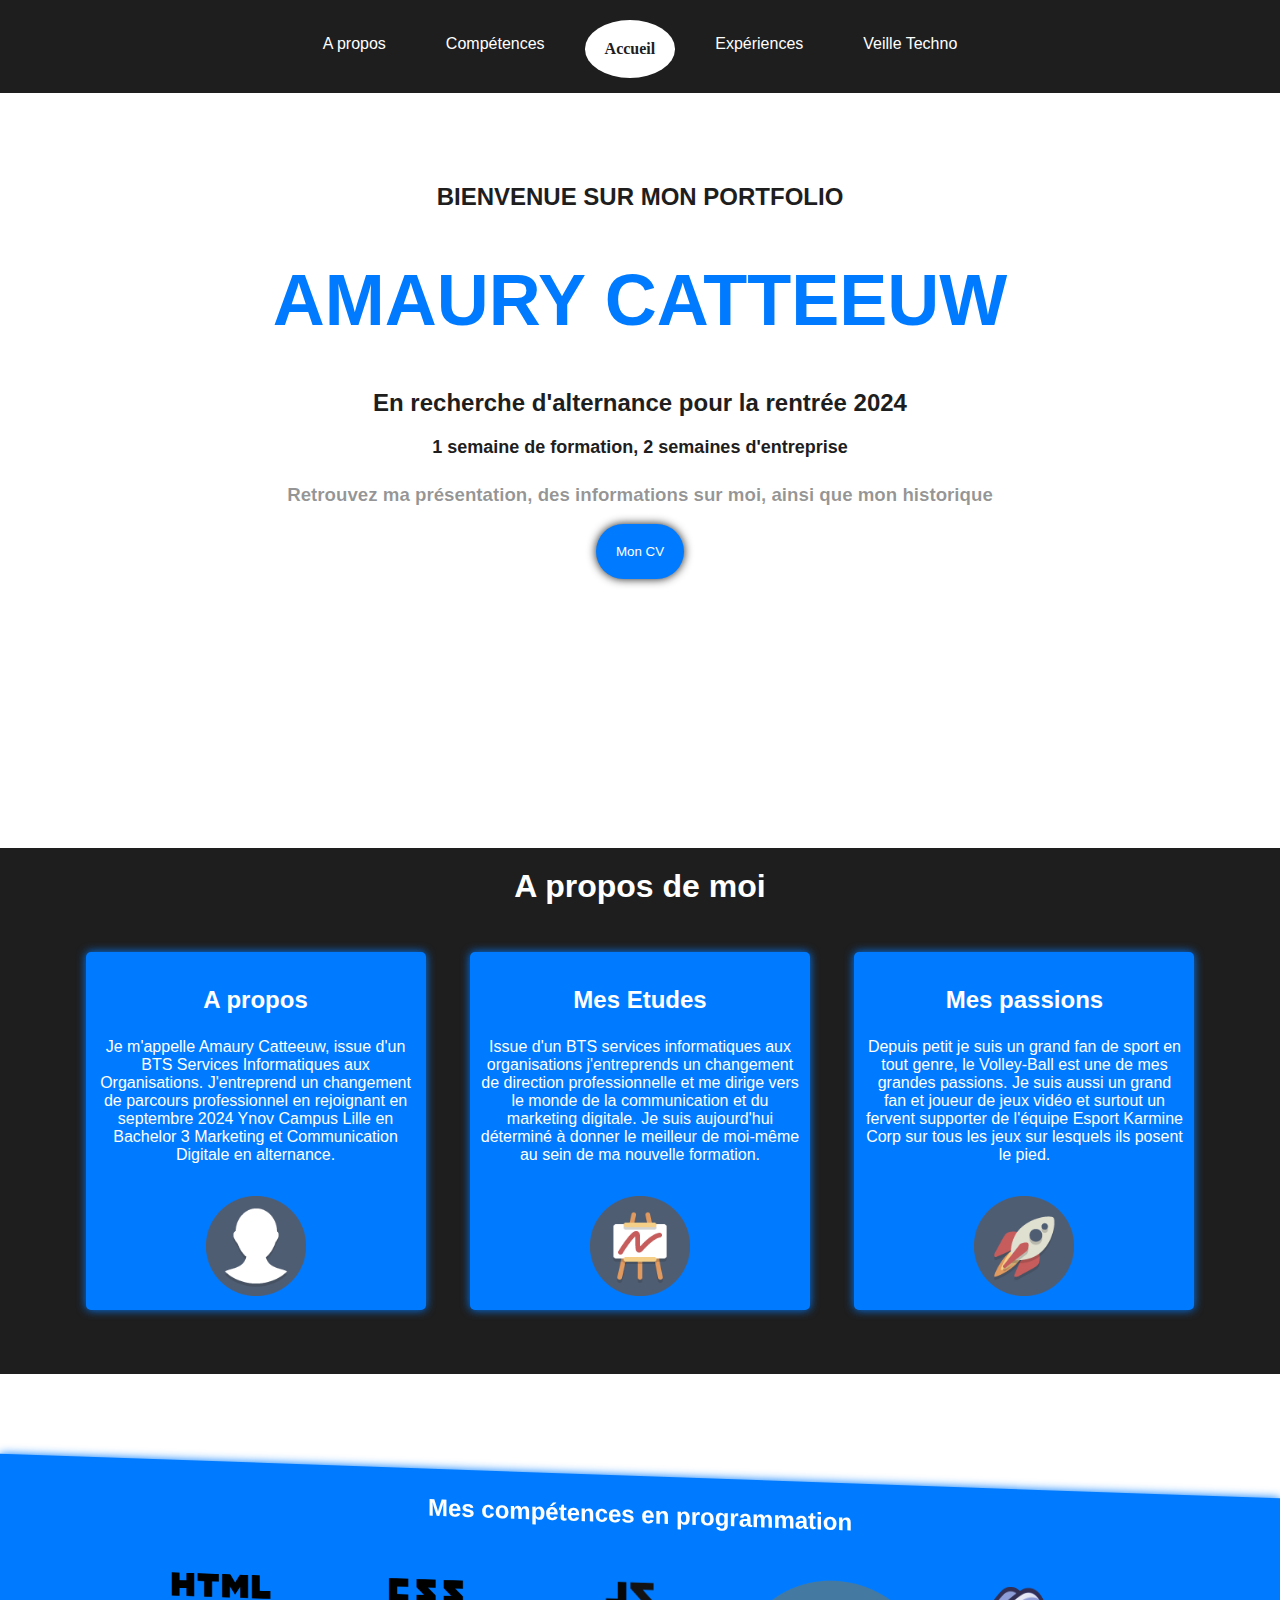
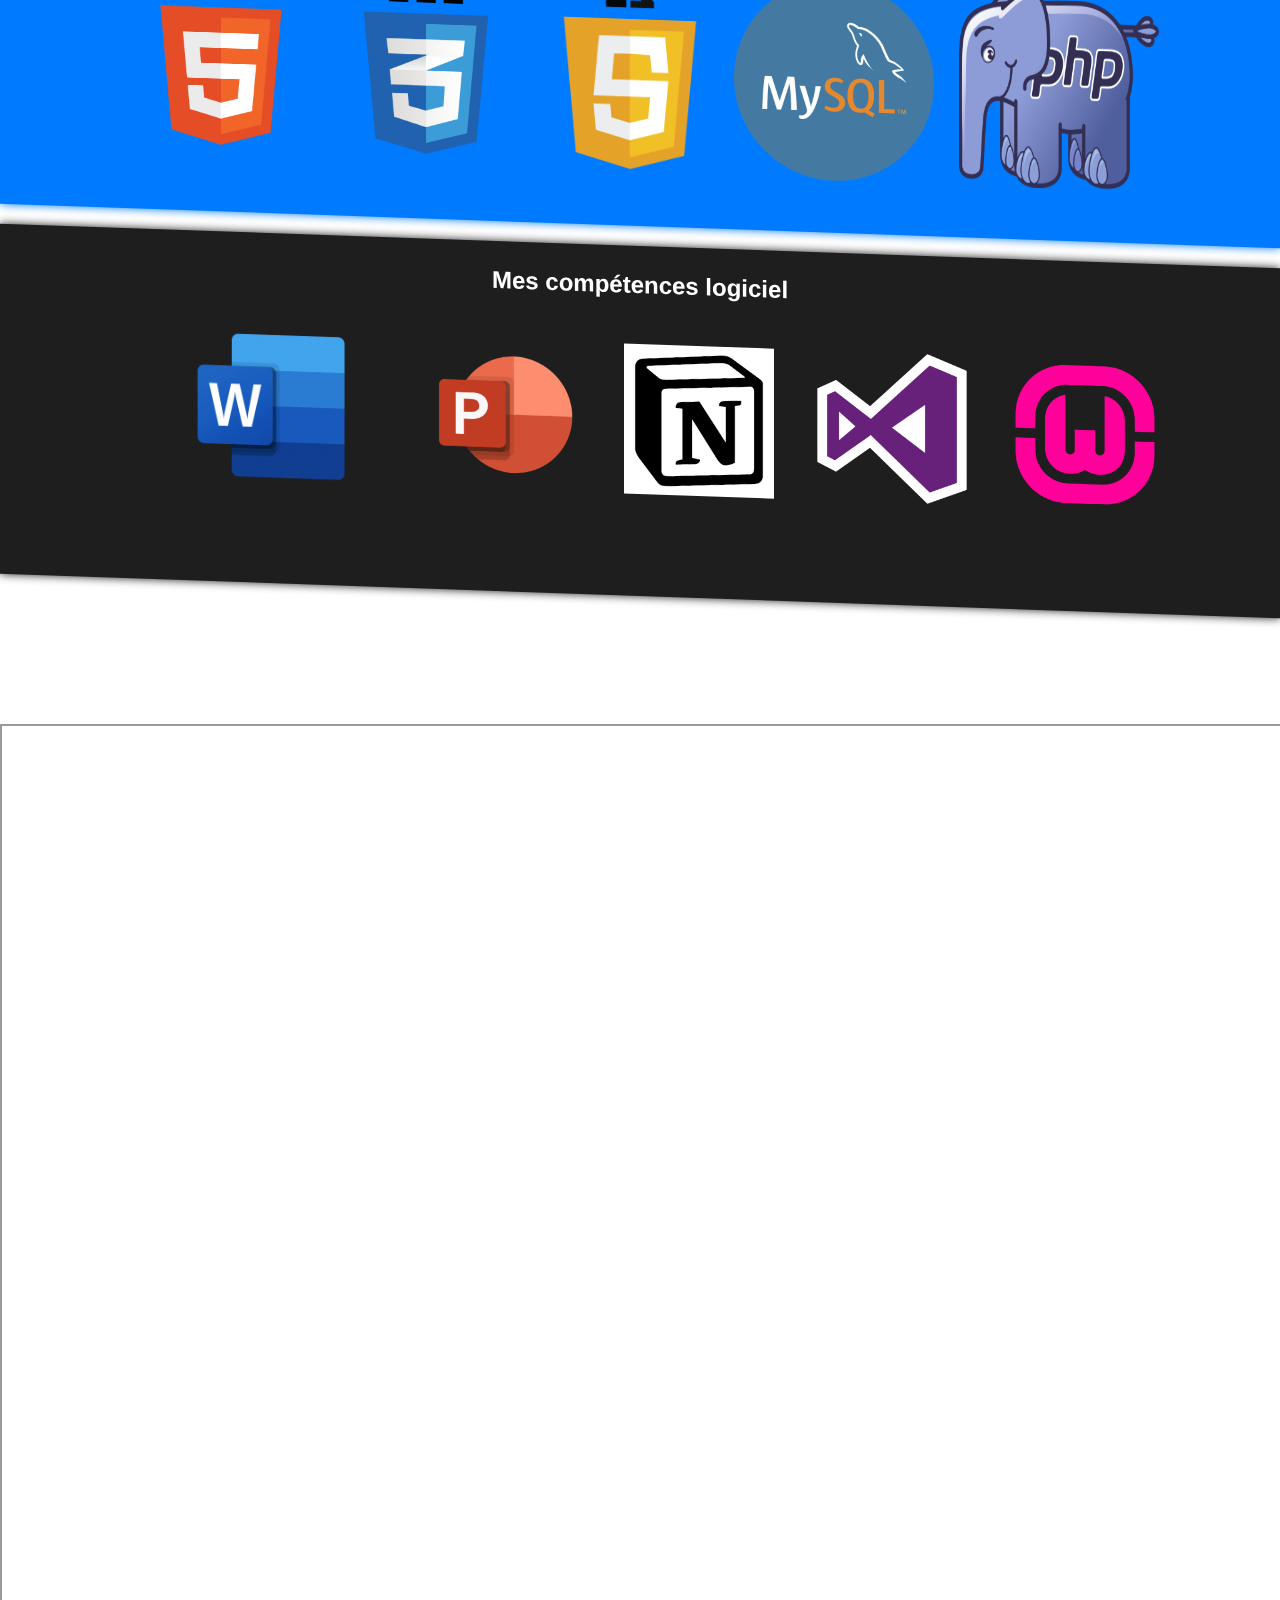
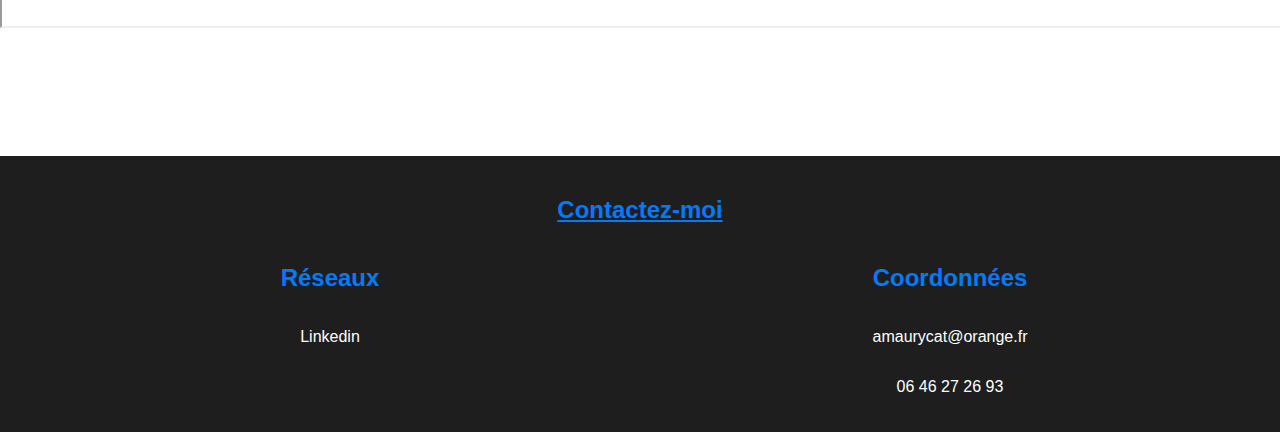
<file: index.html>
<!DOCTYPE html>
<html lang="en">
<head>
    <meta charset="UTF-8">
    <meta http-equiv="X-UA-Compatible" content="IE=edge">
    <meta name="viewport" content="width=device-width, initial-scale=1.0">
    <link rel="stylesheet" href="Style.css">
    <title>Amaury Catteeuw</title>
</head>
<body>

    <!-- Barre de navigation -->

    <header> 
        <nav>
            <ul class="navbar">
                <a href="#propostitre"><li class="menu">A propos</li></a>
                <a href="#titrecompetences"><li class="menu">Compétences</li></a>
                <a href="index.html"><li class="menu" id="accueil"> Accueil </li></a>
                <a href="WorkExp/index.html"><li class="menu">Expériences</li></a>
                <a href="Veille/index.html"><li class="menu">Veille Techno</li></a>
            </ul>
        </nav>
    </header>

    <!-- Politesse + boutton -->

    <div class="politesse">
        <h2 id="bienvenue"> BIENVENUE SUR MON PORTFOLIO</h2>
        <h1 id="bienvenue2">  AMAURY CATTEEUW </h1>
        <h2 id="bienvenue3">En recherche d'alternance pour la rentrée 2024 <br></h2>
        <h2 id="bienvenue3" style="font-size:large;">1 semaine de formation, 2 semaines d'entreprise <br></h2>
        <h3 id="bienvenue4">Retrouvez ma présentation, des informations sur moi, ainsi que mon historique</h3>

            <div class="CV">
                <a href="CV_AMAURYCATTEEUW.pdf"><input type="button" value="Mon CV"></a>
            </div>
    </div>

    <!-- A propos de moi -->

    <div class="propos">
        <h2 id="propostitre">A propos de moi</h2>
        <div class="articles">
            <h3 class="titrearticle"> A propos </h3>
            <p class="resumearticle">Je m'appelle Amaury Catteeuw, issue d'un BTS Services Informatiques aux Organisations. 
                J'entreprend un changement de parcours professionnel en rejoignant en septembre 2024 Ynov Campus Lille en Bachelor 3 
                Marketing et Communication Digitale en alternance. 
            </p>
                <img class="imgarticles" src="ImageIndex/propos.png" alt="illustration de l'article a propos">
        </div>
        <div class="articles" style="margin-left: 40px; margin-right: 40px;">
            <h3 class="titrearticle"> Mes Etudes </h3>
            <p class="resumearticle">Issue d'un BTS services informatiques aux organisations j'entreprends un changement de direction professionnelle et me dirige vers 
                le monde de la communication et du marketing digitale. Je suis aujourd'hui déterminé à donner le meilleur de moi-même au sein de ma nouvelle formation.</p>
                <img class="imgarticles" src="ImageIndex/etudes.png" alt="illustration de l'article mes etudes">
        </div>
        <div class="articles">
            <h3 class="titrearticle"> Mes passions </h3>
            <p class="resumearticle"> Depuis petit je suis un grand fan de sport en tout genre, le Volley-Ball est une de mes grandes passions. 
                Je suis aussi un grand fan et joueur de jeux vidéo et surtout un fervent supporter de l'équipe Esport Karmine Corp sur tous les jeux sur lesquels ils posent le pied. 
            </p>
                 <img class="imgarticles" src="ImageIndex/passions.png" alt="illustration de l'article mes passions">
        </div>

    </div>

    <div class="competences">
        <h2 id="titrecompetences"> Mes compétences en programmation </h2>
        <div class="mescompetences">
            <li class="imagecompetences"> <img class ="comppicture" src="ImageIndex/html.png" alt="Illustration de la compétence html"></li>
            <li class="imagecompetences"> <img class="comppicture" src="ImageIndex/css.png" alt="Illustration de la compétence css"></li>
            <li class="imagecompetences"> <img class="comppicture" src="ImageIndex/js.png" alt="Illustration de la compétence javascript"></li>
            <li class="imagecompetences"> <img class="comppicture" src="ImageIndex/sql.png" alt="Illustration de la compétence sql"></li>
            <li class="imagecompetences"> <img class="comppicture" src="ImageIndex/php.png" alt="Illustration de la compétence php" style="margin-left: 20px;"></li>
        </div>

    </div>

    <div class="competenceslog">
        <h2 id="titrecompetences"> Mes compétences logiciel </h2>
        <div class="mescompetences"> 
            <li class="imagecompetences"> <img class="comppicturelog" style="width:230px; " src="ImageIndex/word.png" alt="Illustration de la compétence html"></li>        
            <li class="imagecompetences"> <img class="comppicturelog" src="ImageIndex/powerpoint.png" alt="Illustration de la compétence html"></li>        
            <li class="imagecompetences"> <img class="comppicturelog" src="ImageIndex/notion.png" alt="Illustration de la compétence html"></li>        
            <li class="imagecompetences"> <img class="comppicturelog" src="ImageIndex/vs.png" alt="Illustration de la compétence html"></li>        
            <li class="imagecompetences"> <img class="comppicturelog" src="ImageIndex/wamp.png" alt="Illustration de la compétence html"></li>
        </div>

    </div>

    <iframe id="nathan" width="1400px" height="900px" src="ImageIndex/TableauE4.pdf"> </iframe>


    <footer>
        <div class="bandeau">
            <h2 style="text-align: center; color:#007bff; text-decoration:underline;">Contactez-moi</h2>
            <div class="box">
                <div class="infofooter1"> 
                    <h2 style="color:#007bff ;">Réseaux</h2>
                    <p id="link"><a href="https://www.linkedin.com/in/amaury-catteeuw-6884001ab/">Linkedin</a></p>
            </div>
            <div class="infofooter2">
                <h2 style="color:#007bff ;">Coordonnées</h2>
                    <p>amaurycat@orange.fr</p>
                    <p>06 46 27 26 93</p>
            </div>
        </div>
    </footer>

</body>
</html
</file>
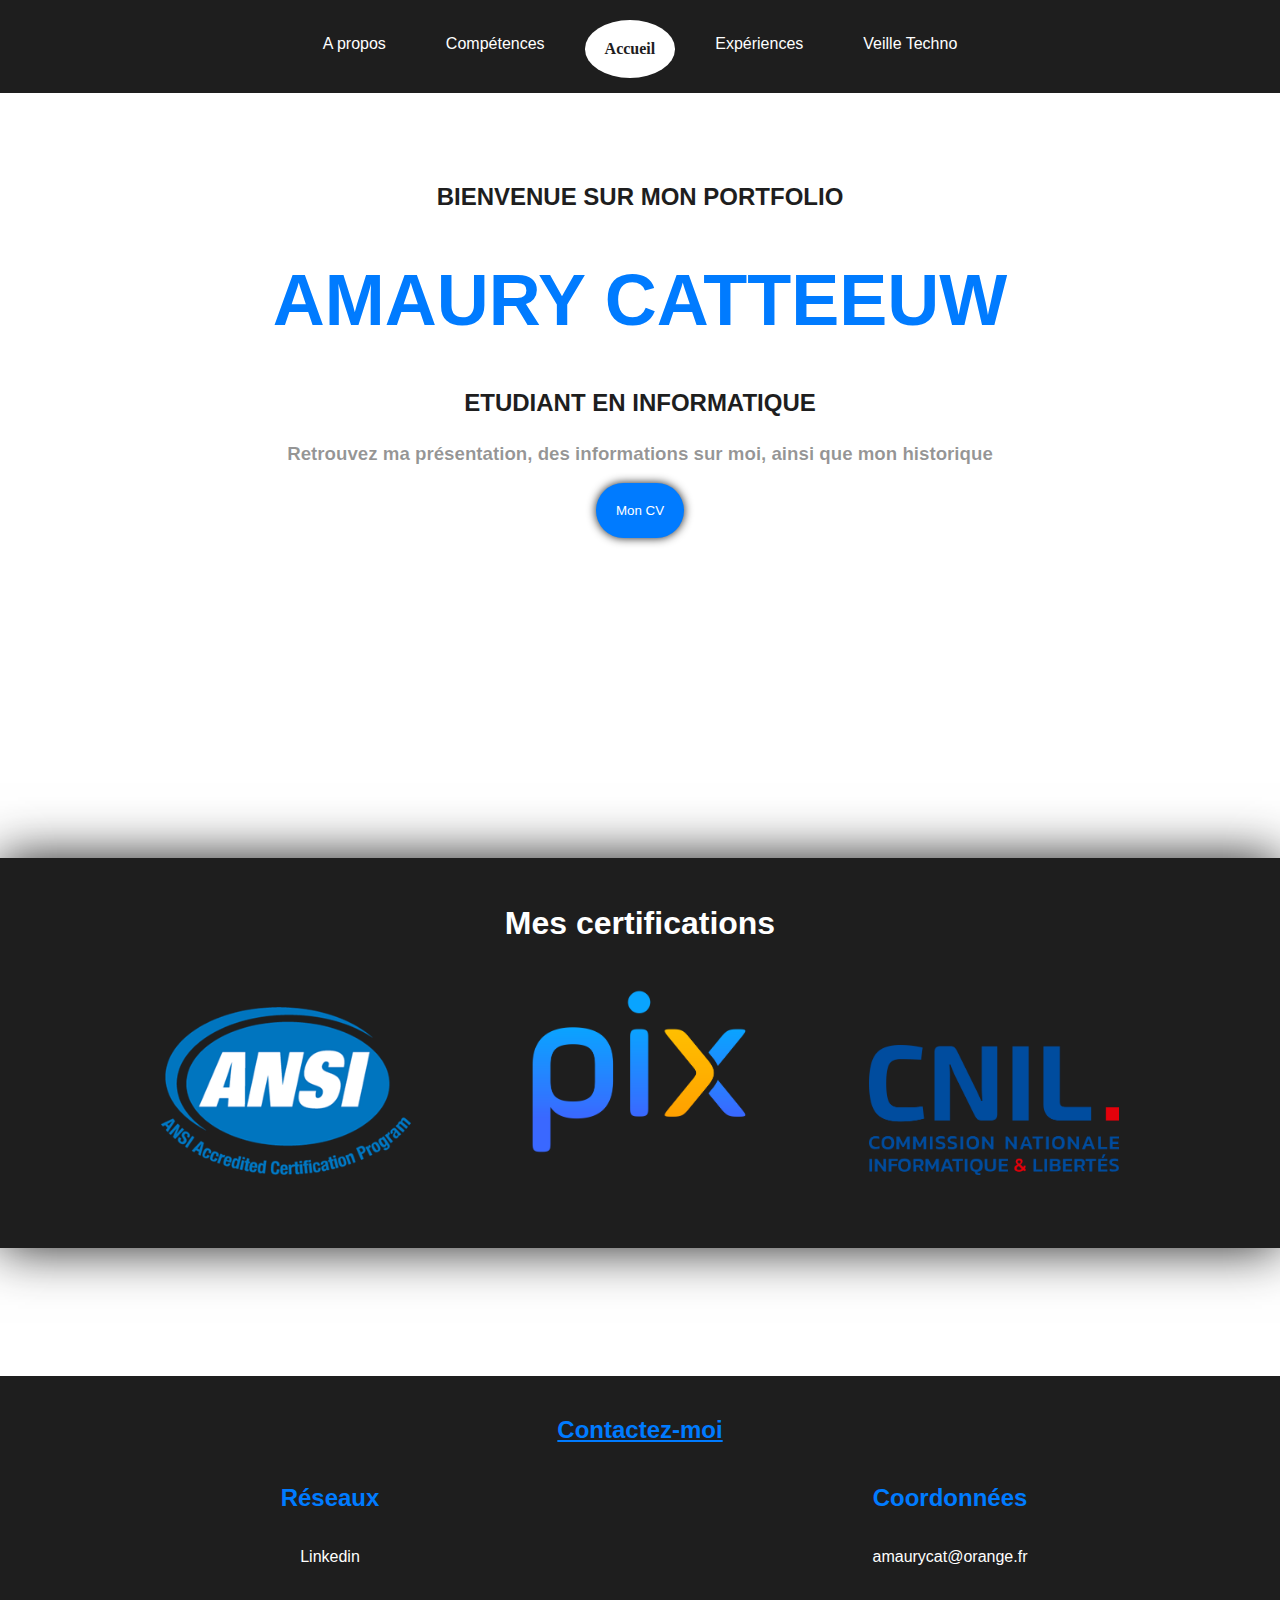
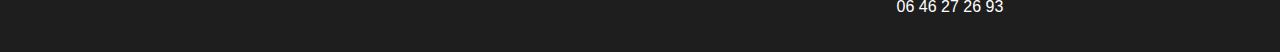
<file: Certif/index.html>
<!DOCTYPE html>
<html lang="en">
<head>
    <meta charset="UTF-8">
    <meta http-equiv="X-UA-Compatible" content="IE=edge">
    <meta name="viewport" content="width=device-width, initial-scale=1.0">
    <link rel="stylesheet" href="../Style.css">
    <title>Amaury Catteeuw</title>
</head>
<body>

    <!-- Barre de navigation -->

    <header> 
        <nav>
            <ul class="navbar">
                <a href="../#propostitre"><li class="menu">A propos</li></a>
                <a href="../#titrecompetences"><li class="menu">Compétences</li></a>
                <a href="../index.html"><li class="menu" id="accueil"> Accueil </li></a>
                <a href="../WorkExp/index.html"><li class="menu">Expériences</li></a>
                <a href="../Veille/index.html"><li class="menu">Veille Techno</li></a>
            </ul>
        </nav>
    </header>

    <!-- Politesse + boutton -->

    <div class="politesse">
        <h2 id="bienvenue"> BIENVENUE SUR MON PORTFOLIO</h2>
        <h1 id="bienvenue2">  AMAURY CATTEEUW </h1>
        <h2 id="bienvenue3">ETUDIANT EN INFORMATIQUE</h2>
        <h3 id="bienvenue4">Retrouvez ma présentation, des informations sur moi, ainsi que mon historique</h3>
            <div class="CV">
                <a href="CV_AMAURYCATTEEUW.pdf"><input type="button" value="Mon CV"></a>
            </div>
    </div>

    <div class="certifbandeau">
        <h2 style="font-size: 200%;">Mes certifications</h2>
        <img class="certifimage" src="../ImageIndex/ansi.png" alt="mes certifs">
        <img class="certifimage" style="margin-left: 100px" src="../ImageIndex/pix.png" alt="mes certifs">
        <img class="certifimage" style="margin-left: 100px " src="../ImageIndex/cnil.png" alt="mes certifs">
    </div>

    <footer>
        <div class="bandeau">
            <h2 style="text-align: center; color:#007bff; text-decoration:underline;">Contactez-moi</h2>
            <div class="box">
                <div class="infofooter1"> 
                    <h2 style="color:#007bff ;">Réseaux</h2>
                    <p id="link"><a href="https://www.linkedin.com/in/amaury-catteeuw-6884001ab/">Linkedin</a></p>
            </div>
            <div class="infofooter2">
                <h2 style="color:#007bff ;">Coordonnées</h2>
                    <p>amaurycat@orange.fr</p>
                    <p>06 46 27 26 93</p>
            </div>
        </div>
    </footer>

</body>
</html>
</file>
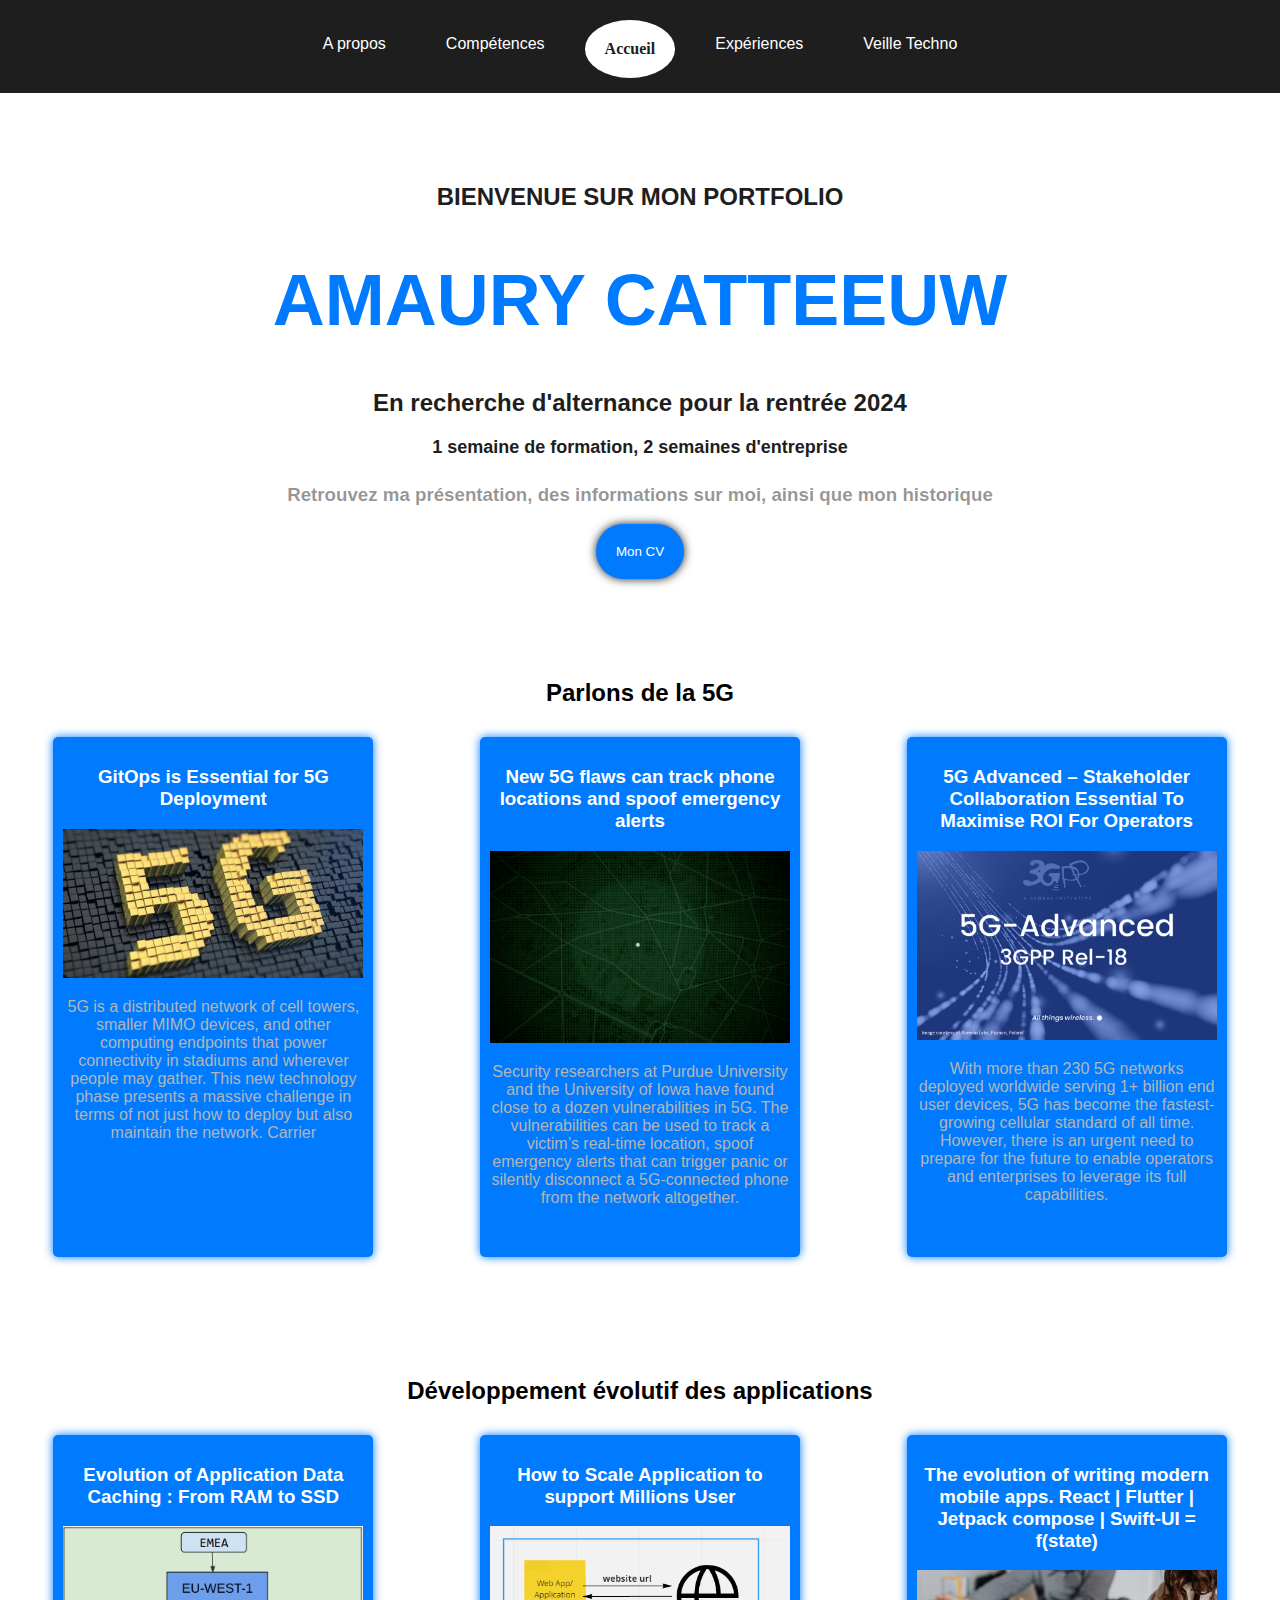
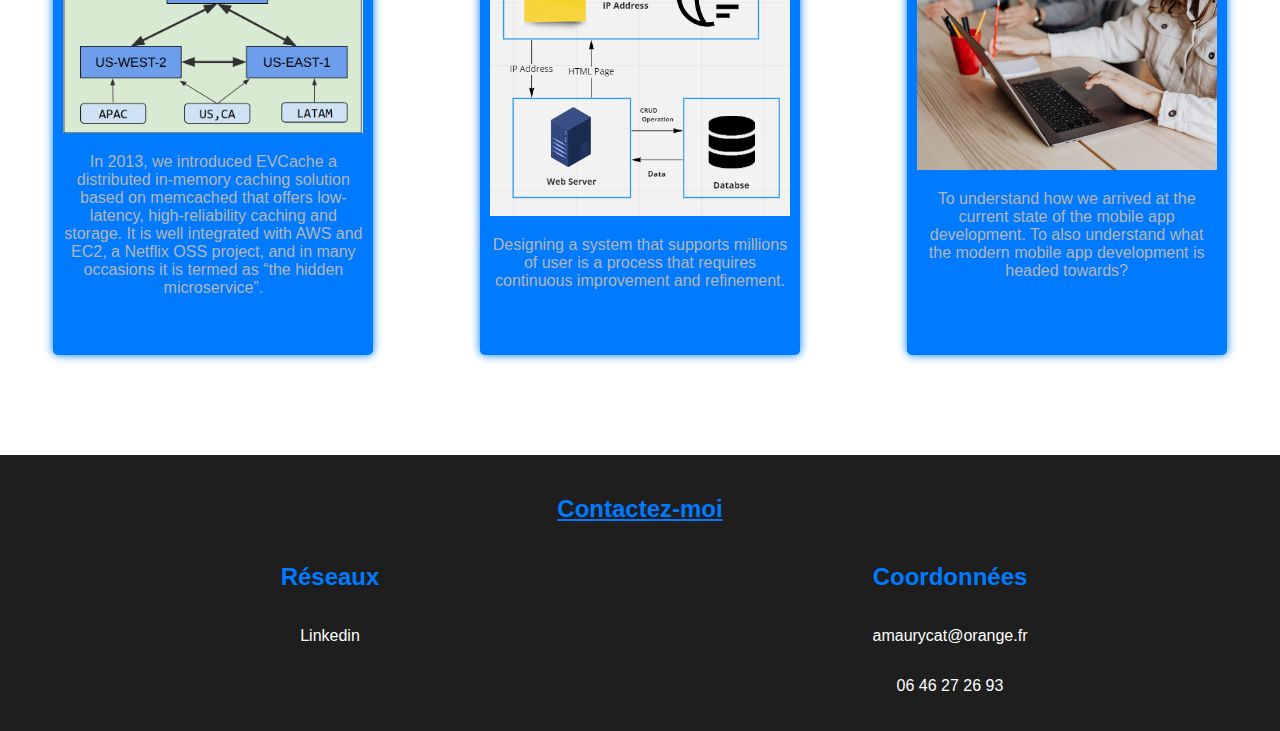
<file: Veille/index.html>
<!DOCTYPE html>
<html lang="en">
<head>
    <meta charset="UTF-8">
    <meta http-equiv="X-UA-Compatible" content="IE=edge">
    <meta name="viewport" content="width=device-width, initial-scale=1.0">
    <link rel="stylesheet" href="../Style.css">
    <title>Amaury Catteeuw</title>
</head>
<body>

    <!-- Barre de navigation -->

    <header> 
        <nav>
            <ul class="navbar">
                <a href="../#propostitre"><li class="menu">A propos</li></a>
                <a href="../#titrecompetences"><li class="menu">Compétences</li></a>
                <a href="../index.html"><li class="menu" id="accueil"> Accueil </li></a>
                <a href="../WorkExp/index.html"><li class="menu">Expériences</li></a>
                <a href="index.html"><li class="menu">Veille Techno</li></a>
            </ul>
        </nav>
    </header>

    <!-- Politesse + boutton -->

    <div class="politesse">
        <h2 id="bienvenue"> BIENVENUE SUR MON PORTFOLIO</h2>
        <h1 id="bienvenue2">  AMAURY CATTEEUW </h1>
        <h2 id="bienvenue3">En recherche d'alternance pour la rentrée 2024 <br></h2>
        <h2 id="bienvenue3" style="font-size:large;">1 semaine de formation, 2 semaines d'entreprise <br></h2>
        <h3 id="bienvenue4">Retrouvez ma présentation, des informations sur moi, ainsi que mon historique</h3>

            <div class="CV">
                <a href="CV_AMAURYCATTEEUW.pdf"><input type="button" value="Mon CV"></a>
            </div>
    </div>

    <h2 style="text-align: center; margin-top: 100px;">Parlons de la 5G </h2>
    <div class="boite_veille" id="bt_veille">
        <div class="article_veille">
            <H3 style="text-align: center; color: white;"> GitOps is Essential for 5G Deployment</H3>
            <a href="https://containerjournal.com/features/gitops-is-essential-for-5g-deployment/"><img class="image_veille" src="../ImageIndex/5G.png" alt=""></a>
            <p>5G is a distributed network of cell towers, smaller MIMO devices, and other computing endpoints that power connectivity in stadiums and wherever people may gather. This new technology phase presents a massive challenge in terms of not just how to deploy but also maintain the network. Carrier</p>
        </div>
        <div class="article_veille">
            <H3 style="text-align: center; color: white;">New 5G flaws can track phone locations and spoof emergency alerts</H3>
            <a href="https://techcrunch.com/2019/11/12/5g-flaws-locations-spoof-alerts/"><img class="image_veille" src="../ImageIndex/tracking-phones.gif" alt=""></a>
            <p>Security researchers at Purdue University and the University of Iowa have found close to a dozen vulnerabilities in 5G. The vulnerabilities can be used to track a victim’s real-time location, spoof emergency alerts that can trigger panic or silently disconnect a 5G-connected phone from the network altogether.</p>
        </div>
        <div class="article_veille">
            <H3 style="text-align: center; color: white;">5G Advanced – Stakeholder Collaboration Essential To Maximise ROI For Operators</H3>
            <a href="https://www.counterpointresearch.com/5-5g/">   <img class="image_veille" src="../ImageIndex/5GAdvanced.png" alt="">    </a>
            <p>With more than 230 5G networks deployed worldwide serving 1+ billion end user devices, 5G has become the fastest-growing cellular standard of all time. However, there is an urgent need to prepare for the future to enable operators and enterprises to leverage its full capabilities.</p>
        </div>

    </div>

    <h2 style="text-align: center">Développement évolutif des applications</h2>
    <div class="boite_veille">
       <div class="article_veille">
        <H3 style="text-align: center; color: white;">Evolution of Application Data Caching : From RAM to SSD</H3>
        <a href="https://netflixtechblog.com/evolution-of-application-data-caching-from-ram-to-ssd-a33d6fa7a690"><img class="image_veille" src="../ImageIndex/evolution1.png" alt=""></a>
        <p>In 2013, we introduced EVCache a distributed in-memory caching solution based on memcached that offers low-latency, high-reliability caching and storage. It is well integrated with AWS and EC2, a Netflix OSS project, and in many occasions it is termed as “the hidden microservice”.</p>
    </div>
       <div class="article_veille">
        <H3 style="text-align: center; color: white;">How to Scale Application to support Millions User</H3>
        <a href="https://sahil-code.medium.com/how-to-scale-application-to-support-millions-user-a71005856670"><img class="image_veille" src="../ImageIndex/evolution2.png" alt=""></a>
        <p>Designing a system that supports millions of user is a process that requires continuous improvement and refinement.</p>
    </div>
       <div class="article_veille">
        <H3 style="text-align: center; color: white;">The evolution of writing modern mobile apps. React | Flutter | Jetpack compose | Swift-UI = f(state)</H3>
        <a href="https://proandroiddev.com/the-evolution-of-writing-modern-mobile-apps-642572553bb8"><img class="image_veille" src="../ImageIndex/evolution3.jpg" alt=""></a>
        <p>To understand how we arrived at the current state of the mobile app development.
            To also understand what the modern mobile app development is headed towards?</p>    </div>
    </div>
</body>

<footer>
    <div class="bandeau">
        <h2 style="text-align: center; color:#007bff; text-decoration:underline;">Contactez-moi</h2>
        <div class="box">
            <div class="infofooter1"> 
                <h2 style="color:#007bff ;">Réseaux</h2>
                <p id="link"><a href="https://www.linkedin.com/in/amaury-catteeuw-6884001ab/">Linkedin</a></p>
        </div>
        <div class="infofooter2">
            <h2 style="color:#007bff ;">Coordonnées</h2>
                <p>amaurycat@orange.fr</p>
                <p>06 46 27 26 93</p>
        </div>
    </div>
</footer>

</html>
</file>
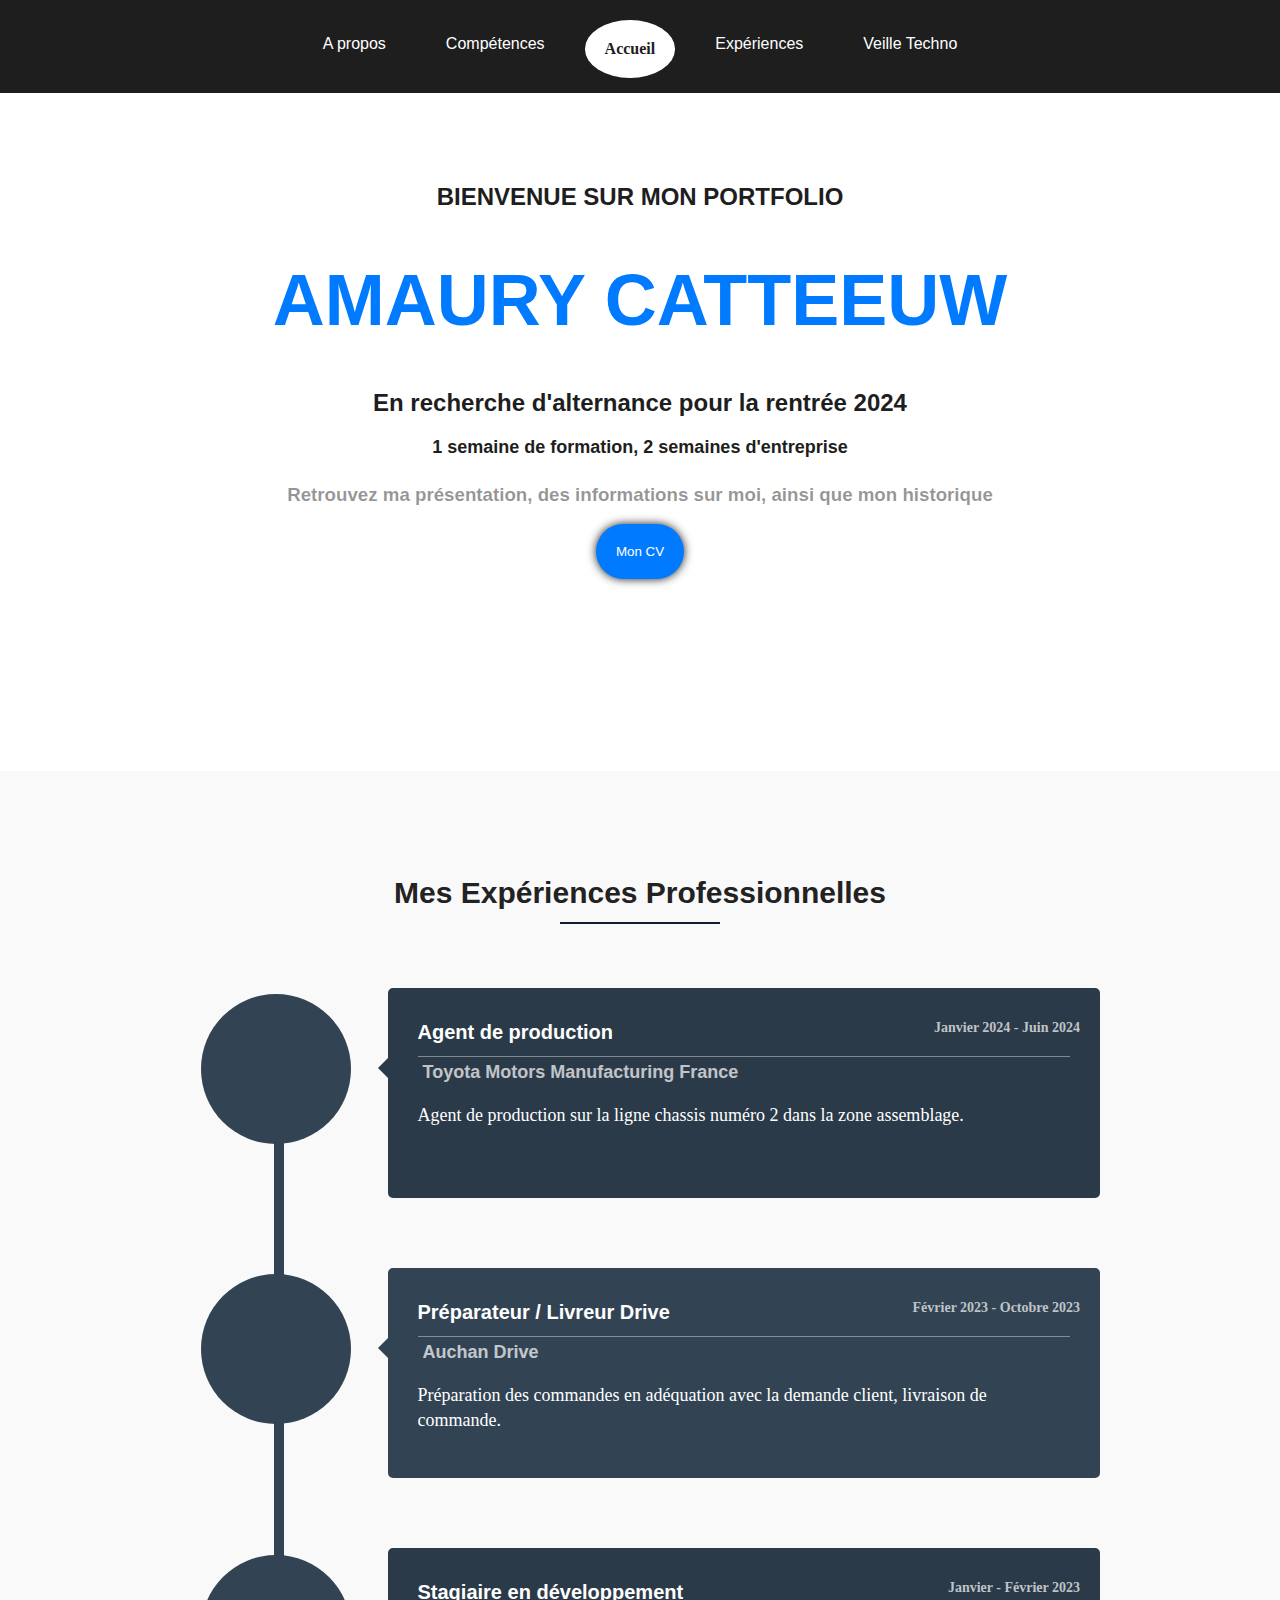
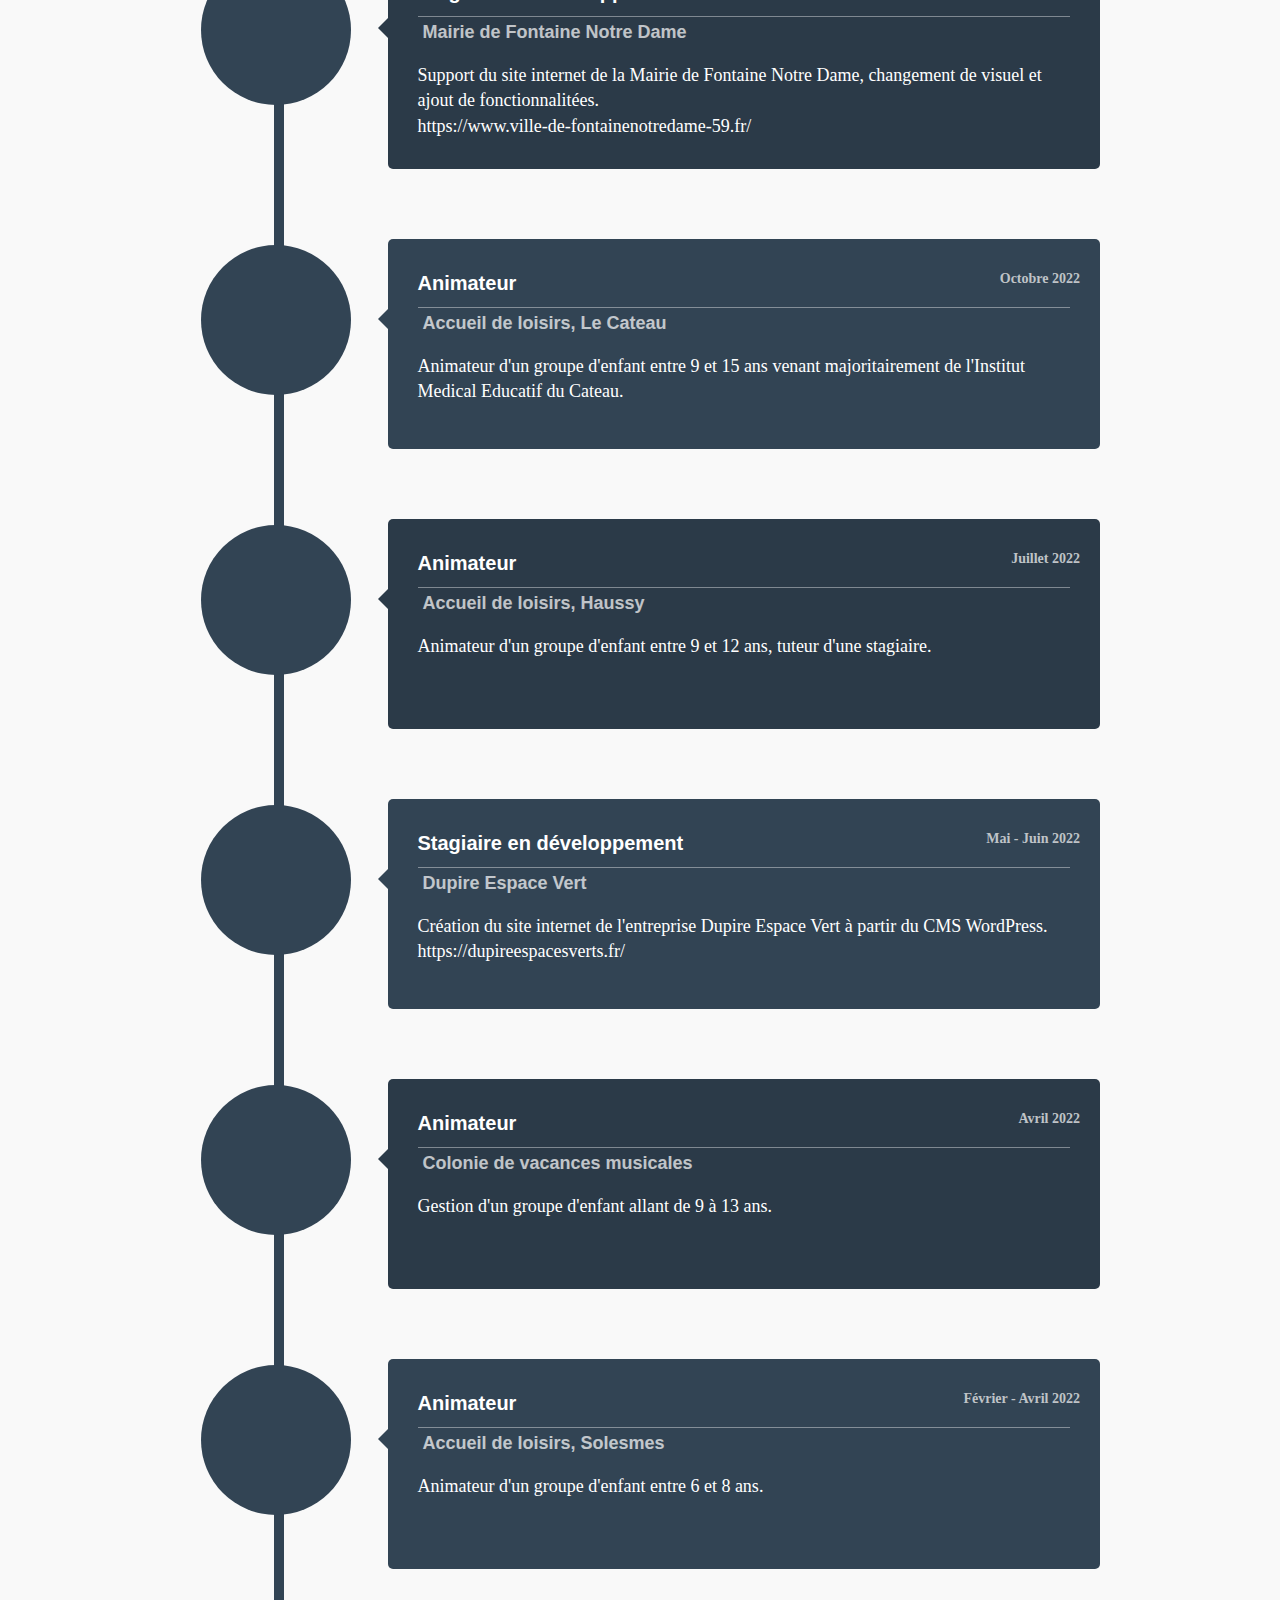
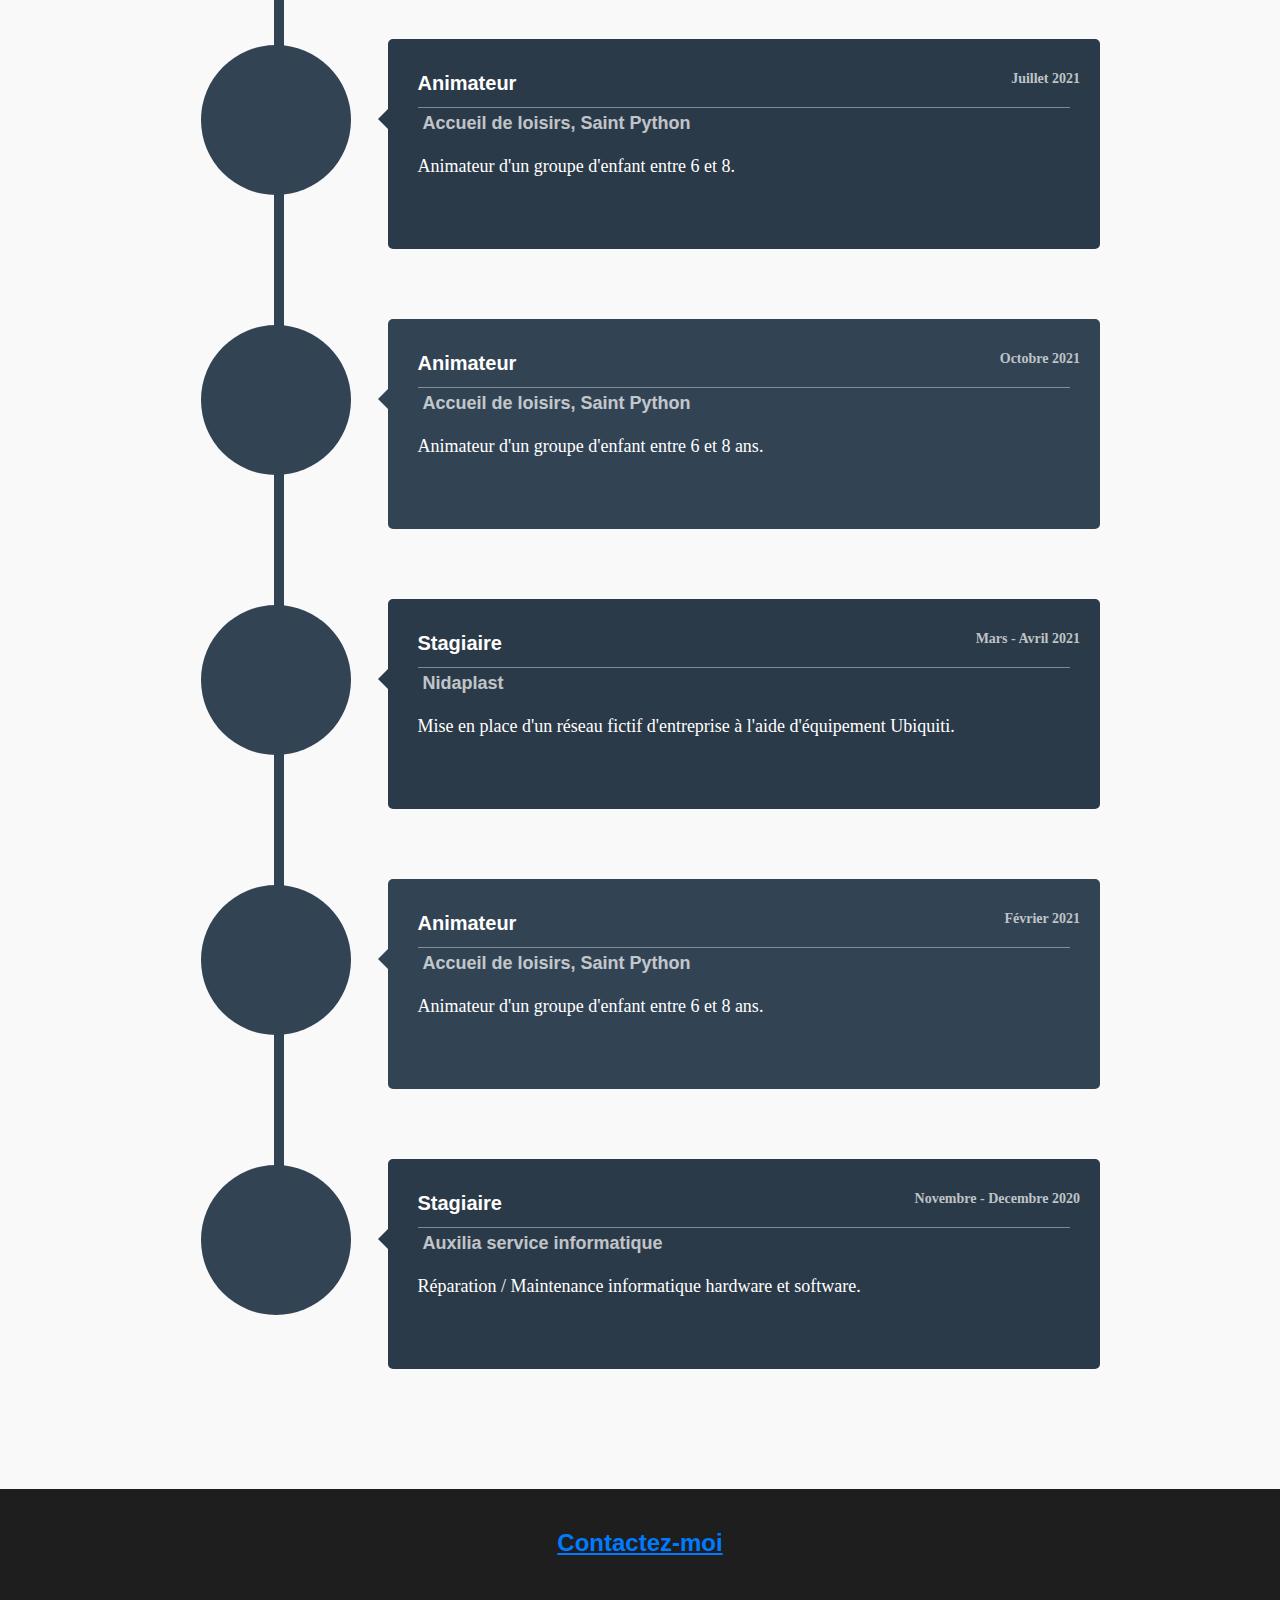
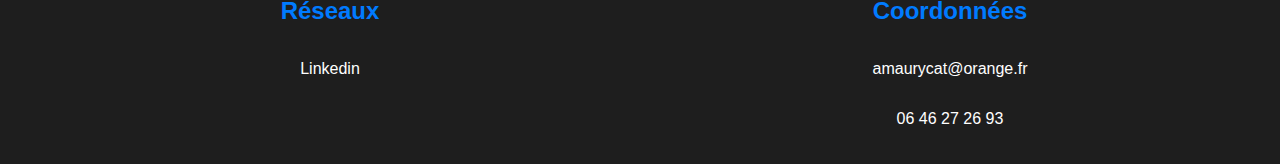
<file: WorkExp/index.html>
<!DOCTYPE html>
<html lang="en">
<head>
    <meta charset="UTF-8">
    <meta http-equiv="X-UA-Compatible" content="IE=edge">
    <meta name="viewport" content="width=device-width, initial-scale=1.0">
    <link rel="stylesheet" href="../Style.css">
    <link rel="stylesheet" href="StyleWorkExp.css">
    <title>Amaury Catteeuw</title>
</head>
<body>

    <!-- Barre de navigation -->

    <header> 
        <nav>
            <ul class="navbar">
                <a href="../#propostitre"><li class="menu">A propos</li></a>
                <a href="../#titrecompetences"><li class="menu">Compétences</li></a>
                <a href="../index.html"><li class="menu" id="accueil"> Accueil </li></a>
                <a href="index.html"><li class="menu">Expériences</li></a>
                <a href="../Veille/index.html"><li class="menu">Veille Techno</li></a>
            </ul>
        </nav>
    </header>

    <!-- Politesse + boutton -->

    <div class="politesse">
      <h2 id="bienvenue"> BIENVENUE SUR MON PORTFOLIO</h2>
      <h1 id="bienvenue2">  AMAURY CATTEEUW </h1>
      <h2 id="bienvenue3">En recherche d'alternance pour la rentrée 2024 <br></h2>
      <h2 id="bienvenue3" style="font-size:large;">1 semaine de formation, 2 semaines d'entreprise <br></h2>
      <h3 id="bienvenue4">Retrouvez ma présentation, des informations sur moi, ainsi que mon historique</h3>

          <div class="CV">
              <a href="CV_AMAURYCATTEEUW.pdf"><input type="button" value="Mon CV"></a>
          </div>
  </div>


    <div id="workexperience" class="sectionClass" style="margin-top: 15%;">
        <div class="row ">
          <div class="sectiontitle">
            <h2>Mes Expériences Professionnelles</h2>
            <span class="headerLine"></span>
          </div>
          <div class="fullWidth eight columns">
            <ul class="cbp_tmtimeline">
              <li>
                <div class="cbp_tmicon cbp_tmicon-screen">
                  <i class="faPra fa-briefcase"></i>
                </div>
                <div class="cbp_tmlabel wow fadeInRight animated">
                  <h3>Agent de production</h3>
                  <h4><i class="fa fa-flag"></i>Toyota Motors Manufacturing France</h4>
                  <div class="date"><i class="fa fa-calendar"></i>Janvier 2024 - Juin 2024</div>
                  <p class="projectParagraph">Agent de production sur la ligne chassis numéro 2 dans la zone assemblage.</p>
                </div>
              </li>
              <li>
                <div class="cbp_tmicon cbp_tmicon-screen">
                  <i class="faPra fa-briefcase"></i>
                </div>
                <div class="cbp_tmlabel wow fadeInRight animated">
                  <h3>Préparateur / Livreur Drive</h3>
                  <h4><i class="fa fa-flag"></i>Auchan Drive</h4>
                  <div class="date"><i class="fa fa-calendar"></i>Février 2023 - Octobre 2023</div>
                  <p class="projectParagraph">Préparation des commandes en adéquation avec la demande client, livraison de commande.</p>
                </div>
              </li>
              <li>
                <div class="cbp_tmicon cbp_tmicon-phone">
                  <i class="faPra fa-briefcase"></i>
                </div>
                <div class="cbp_tmlabel wow fadeInRight animated">
                  <h3>Stagiaire en développement</h3>
                  <div class="date">
                    <i class="fa fa-calendar"></i> Janvier - Février 2023
                  </div>
                  <h4><i class="fa fa-flag"></i>Mairie de Fontaine Notre Dame</h4>
                  <p class="projectParagraph">Support du site internet de la Mairie de Fontaine Notre Dame, changement de visuel et ajout de fonctionnalitées. <br> <a href="https://www.ville-de-fontainenotredame-59.fr/">https://www.ville-de-fontainenotredame-59.fr/</a></p>
                </div>
              </li>
              <li>
                <div class="cbp_tmicon cbp_tmicon-mail">
                  <i class="faPra fa-briefcase"></i>
                </div>
                <div class="cbp_tmlabel wow fadeInRight animated">
                  <h3>Animateur</h3>
                  <div class="date">
                    <i class="fa fa-calendar"></i> Octobre 2022
                  </div>
                  <h4><i class="fa fa-flag"></i>Accueil de loisirs, Le Cateau</h4>
                  <div class="date"><i class="fa fa-calendar"></i></div>
                  <p class="projectParagraph">Animateur d'un groupe d'enfant entre 9 et 15 ans venant majoritairement de l'Institut Medical Educatif du Cateau. </p>
                </div>
              </li>
              <li>
                <div class="cbp_tmicon cbp_tmicon-mail">
                  <i class="faPra fa-briefcase"></i>
                </div>
                <div class="cbp_tmlabel wow fadeInRight animated">
                  <h3>Animateur</h3>
                  <div class="date">
                    <i class="fa fa-calendar"></i> Juillet 2022
                  </div>
                  <h4><i class="fa fa-flag"></i>Accueil de loisirs, Haussy</h4>
                  <p class="projectParagraph"> Animateur d'un groupe d'enfant entre 9 et 12 ans, tuteur d'une stagiaire. </p>
      
                </div>
              </li>
              <li>
                <div class="cbp_tmicon cbp_tmicon-mail">
                  <i class="faPra fa-briefcase"></i>
                </div>
                <div class="cbp_tmlabel wow fadeInRight animated">
                  <h3>Stagiaire en développement</h3>
                  <h4><i class="fa fa-flag"></i>Dupire Espace Vert</h4>
                  <div class="date"><i class="fa fa-calendar"></i>Mai - Juin 2022</div>
                  <p class="projectParagraph">Création du site internet de l'entreprise Dupire Espace Vert à partir du CMS WordPress. <br><a href="https://dupireespacesverts.fr/">https://dupireespacesverts.fr/</a></p>
      
                </div>
              </li>
              <li>
                <div class="cbp_tmicon cbp_tmicon-mail">
                  <i class="faPra fa-briefcase"></i>
                </div>
                <div class="cbp_tmlabel wow fadeInRight animated">
                  <h3>Animateur</h3>
                  <h4><i class="fa fa-flag"></i>Colonie de vacances musicales</h4>
                  <div class="date"><i class="fa fa-calendar"></i>Avril 2022</div>
                  <p class="projectParagraph"> Gestion d'un groupe d'enfant allant de 9 à 13 ans.</p>
      
                </div>
              </li>
              <li>
                <div class="cbp_tmicon cbp_tmicon-mail">
                  <i class="faPra fa-briefcase"></i>
                </div>
                <div class="cbp_tmlabel wow fadeInRight animated">
                  <h3>Animateur</h3>
                  <h4><i class="fa fa-flag"></i>Accueil de loisirs, Solesmes</h4>
                  <div class="date"><i class="fa fa-calendar"></i>Février - Avril 2022</div>
                  <p class="projectParagraph"> Animateur d'un groupe d'enfant entre 6 et 8 ans.</p>
      
                </div>
              </li>
              <li>
                <div class="cbp_tmicon cbp_tmicon-mail">
                  <i class="faPra fa-briefcase"></i>
                </div>
                <div class="cbp_tmlabel wow fadeInRight animated">
                  <h3>Animateur</h3>
                  <h4><i class="fa fa-flag"></i>Accueil de loisirs, Saint Python</h4>
                  <div class="date"><i class="fa fa-calendar"></i>Juillet 2021</div>
                  <p class="projectParagraph"> Animateur d'un groupe d'enfant entre 6 et 8.</p>
      
                </div>
              </li>
              <li>
                <div class="cbp_tmicon cbp_tmicon-mail">
                  <i class="faPra fa-briefcase"></i>
                </div>
                <div class="cbp_tmlabel wow fadeInRight animated">
                  <h3>Animateur</h3>
                  <h4><i class="fa fa-flag"></i>Accueil de loisirs, Saint Python</h4>
                  <div class="date"><i class="fa fa-calendar"></i>Octobre 2021</div>
                  <p class="projectParagraph"> Animateur d'un groupe d'enfant entre 6 et 8 ans.</p>
      
                </div>
              </li>
              <li>
                <div class="cbp_tmicon cbp_tmicon-mail">
                  <i class="faPra fa-briefcase"></i>
                </div>
                <div class="cbp_tmlabel wow fadeInRight animated">
                  <h3>Stagiaire</h3>
                  <h4><i class="fa fa-flag"></i>Nidaplast</h4>
                  <div class="date"><i class="fa fa-calendar"></i>Mars - Avril 2021</div>
                  <p class="projectParagraph">Mise en place d'un réseau fictif d'entreprise à l'aide d'équipement Ubiquiti.</p>
      
                </div>
              </li>
              <li>
                <div class="cbp_tmicon cbp_tmicon-mail">
                  <i class="faPra fa-briefcase"></i>
                </div>
                <div class="cbp_tmlabel wow fadeInRight animated">
                  <h3>Animateur</h3>
                  <h4><i class="fa fa-flag"></i>Accueil de loisirs, Saint Python</h4>
                  <div class="date"><i class="fa fa-calendar"></i>Février 2021</div>
                  <p class="projectParagraph"> Animateur d'un groupe d'enfant entre 6 et 8 ans.</p>
      
                </div>
              </li>
              <li>
                <div class="cbp_tmicon cbp_tmicon-phone">
                  <i class="faPra fa-briefcase"></i>
                </div>
                <div class="cbp_tmlabel wow fadeInRight animated">
                  <h3>Stagiaire</h3>
                  <h4><i class="fa fa-flag"></i>Auxilia service informatique</h4>
                  <div class="date"><i class="fa fa-calendar"></i>Novembre - Decembre 2020</div>
                  <p class="projectParagraph"> Réparation / Maintenance informatique hardware et software. </p>
                </div>
              </li>
            </ul>
          </div>
        </div>
      </div>
  <footer>
        <div class="bandeau">
            <h2 style="text-align: center; color:#007bff; text-decoration:underline;">Contactez-moi</h2>
            <div class="box">
                <div class="infofooter1"> 
                    <h2 style="color:#007bff ;">Réseaux</h2>
                    <p id="link"><a href="https://www.linkedin.com/in/amaury-catteeuw-6884001ab/">Linkedin</a></p>
            </div>
            <div class="infofooter2">
                <h2 style="color:#007bff ;">Coordonnées</h2>
                    <p>amaurycat@orange.fr</p>
                    <p>06 46 27 26 93</p>
            </div>
        </div>
    </footer>
</body>
</html>
</file>
<file: Style.css>
/* Gestion générale de page */

body{
    background-color: #ffffff;
    margin: auto;
    top: 0;
    font-family: 'Segoe UI', Tahoma, Geneva, Verdana, sans-serif;
}

a{
    color: white;
    text-decoration: none;
}

/* Barre de navigation */

.navbar{
    top: 0;
    display: flex;
    flex-wrap: wrap;
    color: #ffffff;
    background-color: #1e1e1e;
    position: sticky;
    justify-content: center;
    padding: 15px;
    margin: 0;
}

.menu{
    margin: 0px 10px;
    padding: 20px;
    list-style: none;
    text-decoration: none;
    display: flex;
    flex-wrap: wrap;
    justify-content: center;
}

.menu:hover{
    color: #007bff;
    cursor: pointer;
}

#accueil{
    font-family: Cambria, Cochin, Georgia, Times, 'Times New Roman', serif;
    font-weight: bold;
    margin-top: 5px;
    border-radius: 100%;
    background-color: #ffffff;
    color: #1e1e1e;
}

#accueil:hover{
    color:#ffffff;
    background-color: #007bff;
}

/* Politesse */

.politesse{
    margin: auto;
    text-align: center;
}

#bienvenue{
    color: #1e1e1e;
    font-size: 150%;
    margin-top: 7%;
}

#bienvenue2{
    color: #007bff;
    font-size: 450%;
}

#bienvenue3{
    color: #1e1e1e;
    font-size: 150%;
}

#bienvenue4{
    color: #1e1e1e77;
    margin-top: 2%;
}

/* Mes documents */



.Certif{
    display: inline-block;
    left: 1%;
    bottom: 20px;
    min-width: 150px
}

.CV{
    display: inline-block;
    right: 1%;
    bottom: 20px;
    min-width: 150px;
}

input{
    background-color: #007bff;
    color: #ffffff;
    padding: 20px;
    border-radius: 50px;
    border: none;
    box-shadow: 0px 0px 10px #1e1e1e;
}

input:hover{

    cursor: pointer;

/* Animation */

    animation-name: jello;
        -webkit-animation-name: jello;
        -moz-animation-name: jello;
    animation-duration: 1s;
        -webkit-animation-duration: 1s;
        -moz-animation-duration: 1s;
    transform-origin: center;
        -webkit-transform-origin: center;
        -moz-transform-origin: center;
}

    @keyframes jello {
        from,11.1%,to {transform: translate3d(0, 0, 0);}
        22.2% {transform: skewX(-12.5deg) skewY(-12.5deg);}
        33.3% {transform: skewX(6.25deg) skewY(6.25deg);}
        44.4% {transform: skewX(-3.125deg) skewY(-3.125deg);}
        55.5% {transform: skewX(1.5625deg) skewY(1.5625deg);}
        66.6% {transform: skewX(-0.78125deg) skewY(-0.78125deg);}
        77.7% {transform: skewX(0.390625deg) skewY(0.390625deg);}
        88.8% {transform: skewX(-0.1953125deg) skewY(-0.1953125deg);}
    }
              
/* Fin animation des boutons */

/* A propos de moi */

#propostitre{
    text-align: center;
    font-size: 200%;
    padding: 20px;
}

.propos{
    align-items: center;
    text-align: center;
    margin-top: 21%;
    background-color: #1e1e1e;
    color: #ffffff;
}

.articles{
    display: inline-block;
    background-color: #007bff;
    box-shadow: 0px 0px 10px #007bff;
    border-radius: 5px;
    max-width: 25%;
    min-height: 300px;
    padding: 10px;
    margin-bottom: 5%;

    /* HOVER */

    -webkit-transition: all 1s ease; /* Safari et Chrome */
    -moz-transition: all 1s ease; /* Firefox */
    -ms-transition: all 1s ease; /* Internet Explorer 9 */
    -o-transition: all 1s ease; /* Opera */
    transition: all 1s ease;

    /* FIN HOVER */
}

.articles:hover{
    -webkit-transform:scale(1.05); /* Safari et Chrome */
    -moz-transform:scale(1.05); /* Firefox */
    -ms-transform:scale(1.05); /* Internet Explorer 9 */
    -o-transform:scale(1.05); /* Opera */
    transform:scale(1.05);
}

.titrearticle{
    text-align: center;
    font-size: 150%;
}

.resumearticle{
    text-align: center;
}

.imgarticles{
    margin-top: 5%;
    width: 100px;
}

/* Compétences */

.competences{
    height: 350px;
    align-items: center;
    text-align: center;
    background-color: #007bff;
    box-shadow: 0px 0px 10px #007bff;
    color: #ffffff;
    clip-path: polygon(10%);
    margin-top: 8%;
    -webkit-transform: skewY(2deg);
    -moz-transform: skewY(2deg);
    -ms-transform: skewY(2deg);
    -o-transform: skewY(2deg);
    transform: skewY(2deg);
}

.competenceslog{
    height: 350px;
    align-items: center;
    text-align: center;
    background-color: #1e1e1e;
    box-shadow: 0px 0px 10px #1e1e1e;
    color: #ffffff;
    clip-path: polygon(10%);
    margin-top: 0%;
    -webkit-transform: skewY(2deg);
    -moz-transform: skewY(2deg);
    -ms-transform: skewY(2deg);
    -o-transform: skewY(2deg);
    transform: skewY(2deg);
}

#titrecompetences{
    padding: 25px;
    top: 0;
}

.mescompetences{
    display: inline;
    list-style: none;
}

.imagecompetences{
    display: inline;
    width: 50px;
}

.comppicture{
    width: 200px;
    height: 200px;
}

.comppicturelog{
    margin-left: 3%;
    width: 150px;
    height: 150px;
}

#nathan{
    margin: auto;
    display: flex;
    margin-top: 10%;
    margin-bottom: 10%
}

/* Footer */

.bandeau{
    background-color: #1e1e1e;
    color: #ffffff;
    margin-top: 10%;
    bottom: 0;
    margin: auto;   
    padding: 20px;
}

.box{
    justify-content: center;
    display: flex;
    flex-wrap: wrap;    
    flex-direction: row
}

.infofooter1{
    height: 100%;
    justify-content: center;
    display: flex;
    flex-direction: column;
    flex-wrap: wrap;
    width: 50%;
    text-align: center;
}

.infofooter2{
    text-align: center;
    justify-content: center;
    display: flex;
    flex-direction: column;
    flex-wrap: wrap;
    width: 50%;    
    padding: 0;
    margin: auto;
}

#link:hover{
    cursor: pointer;
}

.certifbandeau{
    margin-top: 25%;
    height: 350px;
    align-items: center;
    text-align: center;
    background-color: #1e1e1e;
    box-shadow: 0px 0px 50px #1e1e1e;
    color: #ffffff;
    margin-bottom: 10%;
    padding: 20px
}

.certifimage{
    width: 250px;
    -webkit-transition: all 1s ease; /* Safari et Chrome */
    -moz-transition: all 1s ease; /* Firefox */
    -ms-transition: all 1s ease; /* Internet Explorer 9 */
    -o-transition: all 1s ease; /* Opera */
    transition: all 1s ease;
}

.certifimage:hover{
    -webkit-transform:scale(1.05); /* Safari et Chrome */
    -moz-transform:scale(1.05); /* Firefox */
    -ms-transform:scale(1.05); /* Internet Explorer 9 */
    -o-transform:scale(1.05); /* Opera */
    transform:scale(1.05);
}

.boite_veille{
    display: flex;
}

.article_veille{
    display: inline;
    min-height: 500px;
    max-height: 500px;
    background-color: #007bff;
    box-shadow: 0px 0px 10px #007bff;
    border-radius: 5px;
    min-width: 300px;
    max-width: 300px;
    padding: 10px;
    margin: 10px auto;
    margin-bottom: 100px;
    text-align: center;
    color: rgb(181, 181, 181);
}

.image_veille{
    max-width: 300px;
}
</file>
<file: WorkExp/StyleWorkExp.css>
.sectionClass {
    padding: 80px 0px 50px 0px;
    position: relative;
    display: block;
    background: rgb(249, 249, 249);
  }
  
  .row {
    width: 980px;
    height: 100%;
    max-width: 100%;
    margin: 0 auto;
  }
  
  .row:before,
  .row:after {
    content: "";
    display: table;
  }
  
  .sectiontitle {
    background-position: center;
    text-align: center;
    min-height: 20px;
  }
  
  .sectiontitle h2 {
    font-size: 30px;
    color: #222;
    margin-bottom: 0px;
    padding-right: 10px;
    padding-left: 10px;
  }
  
  .headerLine {
    width: 160px;
    height: 2px;
    display: inline-block;
    background: #101F2E;
  }
  
  .fullWidth {
    width: 100%;
    display: table;
    float: none;
    padding: 0;
    min-height: 1px;
    height: 100%;
    position: relative;
  }
  /********************************/
  /*  SECTION WORK EXPERIENCE
  ********************************/
  
  #work-experience .sectiontitle .headerLine {
    width: 280px;
  }
  
  #work-experience .headerline {
    width: 280px;
  }
  
  .cbp_tmtimeline {
    margin: 60px 30px 0 0;
    padding: 0;
    list-style: none;
    position: relative;
  }
  
  .cbp_tmtimeline:before {
    content: '';
    position: absolute;
    top: 3%;
    bottom: 0;
    width: 10px;
    background: #324454;
    left: 13%;
    height: 95%;
  }
  
  .cbp_tmtimeline li:last-child:before {
    content: initial;
  }
  
  .cbp_tmtimeline > li .cbp_tmtime {
    display: block;
    width: 25%;
    padding-right: 100px;
    position: absolute;
  }
  
  .cbp_tmtimeline > li .cbp_tmtime span {
    display: block;
    text-align: right;
  }
  
  .cbp_tmtimeline > li .cbp_tmtime span:first-child {
    font-size: 0.9em;
    color: #bdd0db;
  }
  
  .cbp_tmtimeline > li .cbp_tmtime span:last-child {
    font-size: 2.9em;
    color: #3594cb;
  }
  
  .cbp_tmtimeline > li:nth-child(odd) .cbp_tmtime span:last-child {
    color: #6cbfee;
  }
  
  .cbp_tmtimeline > li .cbp_tmlabel {
    margin: 0 0 15px 25%;
    background: rgba(50, 68, 84, 1);
    color: #FFF;
    padding: 30px;
    font-size: 1.2em;
    font-weight: 300;
    line-height: 1.4;
    font-family: 'Open Sans';
    position: relative;
    border-radius: 5px;
    min-height: 150px;
  }
  
  .cbp_tmtimeline > li:nth-child(odd) .cbp_tmlabel {
    background: #2B3A48;
  }
  
  .cbp_tmtimeline > li .cbp_tmlabel h3 {
    margin-top: 0px;
    color: white;
    font-size: 20px;
    margin-bottom: 5px;
    padding: 0 0 10px 0;
    border-bottom: 1px solid rgba(255, 255, 255, 0.4);
    font-family: 'Open Sans', sans-serif;
    font-weight: bold;
  }
  
  .cbp_tmtimeline > li .cbp_tmlabel h4 {
    opacity: 0.7;
    color: rgba(255, 255, 255, 1);
    letter-spacing: 0px;
    font-family: 'Source Sans Pro', sans-serif;
    font-size: 18px;
    line-height: 1.2em;
    font-weight: 600;
    padding: 0;
    padding-bottom: 10px;
    margin: 0;
    text-align: left;
  }
  
  .cbp_tmtimeline > li .cbp_tmlabel h4 i {
    margin-right: 5px;
    vertical-align: middle;
  }
  
  .cbp_tmtimeline > li .cbp_tmlabel:after {
    right: 100%;
    border: solid transparent;
    content: " ";
    height: 0;
    width: 0;
    position: absolute;
    pointer-events: none;
    border-right-color: rgba(50, 68, 84, 1);
    border-width: 10px;
    top: 70px;
  }
  
  .cbp_tmtimeline > li:nth-child(odd) .cbp_tmlabel:after {
    border-right-color: #2B3A48;
  }
  
  .cbp_tmtimeline > li .cbp_tmicon {
    width: 150px;
    height: 150px;
    top: 3%;
    font-style: normal;
    font-weight: normal;
    font-variant: normal;
    text-transform: none;
    font-size: 1.4em;
    line-height: 40px;
    -webkit-font-smoothing: antialiased;
    position: absolute;
    color: #151515;
    background: #324454;
    border-radius: 50%;
    text-align: center;
    left: 8%;
    margin: 0 0 0 -25px;
  }
  
  .cbp_tmtimeline li {
    margin-bottom: 70px;
    position: relative;
  }
  
  .sectionClassProject {
    position: relative;
    display: block;
    /* background: #f7f7f7; */
    
    margin: 0 auto;
    padding: 80px 1.875em 3.125em;
  }
  
  .projectParagraph {
    font-size: 18px;
    margin: 0.5em 0 0;
    font-family: 'Source Sans Pro', serif;
  }
  
  .projectParagraphLink {
    font-size: 15px !important;
    font-weight: 500 !important;
    margin-top: 50px !important;
    margin-bottom: 0px;
    text-align: right;
  }
  
  .projectParagraphLink a {
    color: white;
    text-decoration: underline;
  }
  
  .cbp_tmicon img {
    width: 100%;
  }
  
  .faPra {
    display: inline-block;
    font: normal normal normal 14px/1 FontAwesome;
    text-rendering: auto;
    -webkit-font-smoothing: antialiased;
    -moz-osx-font-smoothing: grayscale;
    font-size: 70px;
    vertical-align: middle;
    color: white;
    line-height: 150px;
  }
  
  .label {
    background-color: rgba(255, 255, 255, 0.3);
    border-radius: 3px;
    color: #FFFFFF;
    display: inline;
    font-size: 12px;
    font-weight: bold;
    margin-right: 10px;
    padding: 5px 15px;
  }
  
  .date {
    color: #BFC3C7;
    display: block;
    font-size: 14px;
    font-weight: 600;
    position: absolute;
    top: 30px;
    right: 20px;
  }
  
  .date i {
    margin-right: 8px;
    vertical-align: top;
    font-size: 18px;
    line-height: 20px;
  }
  
  @media (max-width: 1024px) {
    .cbp_tmtimeline:before {
      display: none;
    }
    .cbp_tmtimeline > li .cbp_tmtime {
      width: 100%;
      position: relative;
      padding: 0 0 20px 0;
    }
    .cbp_tmtimeline > li .cbp_tmtime span {
      text-align: left;
    }
    .cbp_tmtimeline > li .cbp_tmlabel {
      margin: 30px 0 70px 0;
      padding: 50px 30px 30px 30px;
      font-weight: 400;
      font-size: 95%;
      float: left;
    }
    .cbp_tmtimeline > li .cbp_tmlabel:after {
      right: auto;
      border-right-color: transparent;
      border-bottom-color: rgb(50, 68, 84);
      top: -20px;
    }
    .cbp_tmtimeline > li:nth-child(odd) .cbp_tmlabel:after {
      border-right-color: transparent;
      border-bottom-color: rgb(43, 58, 72);
      left: 65px;
    }
    .cbp_tmtimeline > li:nth-child(even) .cbp_tmlabel:after {
      right: 65px;
    }
    .cbp_tmtimeline > li:nth-child(odd) .cbp_tmicon {
      position: relative;
      float: left;
      left: auto;
      margin: 0px 5px 0 0px;
    }
    .cbp_tmtimeline > li:nth-child(even) .cbp_tmicon {
      position: relative;
      float: right;
      left: auto;
      margin: 0px 5px 0 0px;
    }
    .cbp_tmtimeline > li .cbp_tmtime span:last-child {
      font-size: 1.5em;
    }
  }
  
  @media (max-width: 32em) {
    .cbp-ntaccordion {
      font-size: 70%;
    }
  }
  
  .about-me-img {
    width: 120px;
    height: 120px;
    left: 10px;
    /* bottom: 30px; */
    position: relative;
    border-radius: 100px;
  }
  
  .authorWindow{
    width: 600px;
    background: #75439a;
    padding: 22px 20px 22px 20px;
    border-radius: 5px;
    overflow: hidden;
  }
  
  .authorWindowWrapper{
    display: none;
    left: 110px;
    top: 0;
    padding-left: 25px;
    position: absolute;
  }
  
  
  
  
  
  .trans{
    opacity: 1;
    -webkit-transform: translateX(0px);
    transform: translateX(0px);
    -webkit-transition: all 500ms ease;
    -moz-transition: all 500ms ease;
    transition: all 500ms ease;
  }
  
  @media screen and (max-width: 768px) {
      .authorWindow{
           width: 210px;
      }
  
      .authorWindowWrapper{
               bottom: -170px;
    margin-bottom: 20px;
      }
  
      footer p{
            font-size: 14px;
      }
  }
</file>
